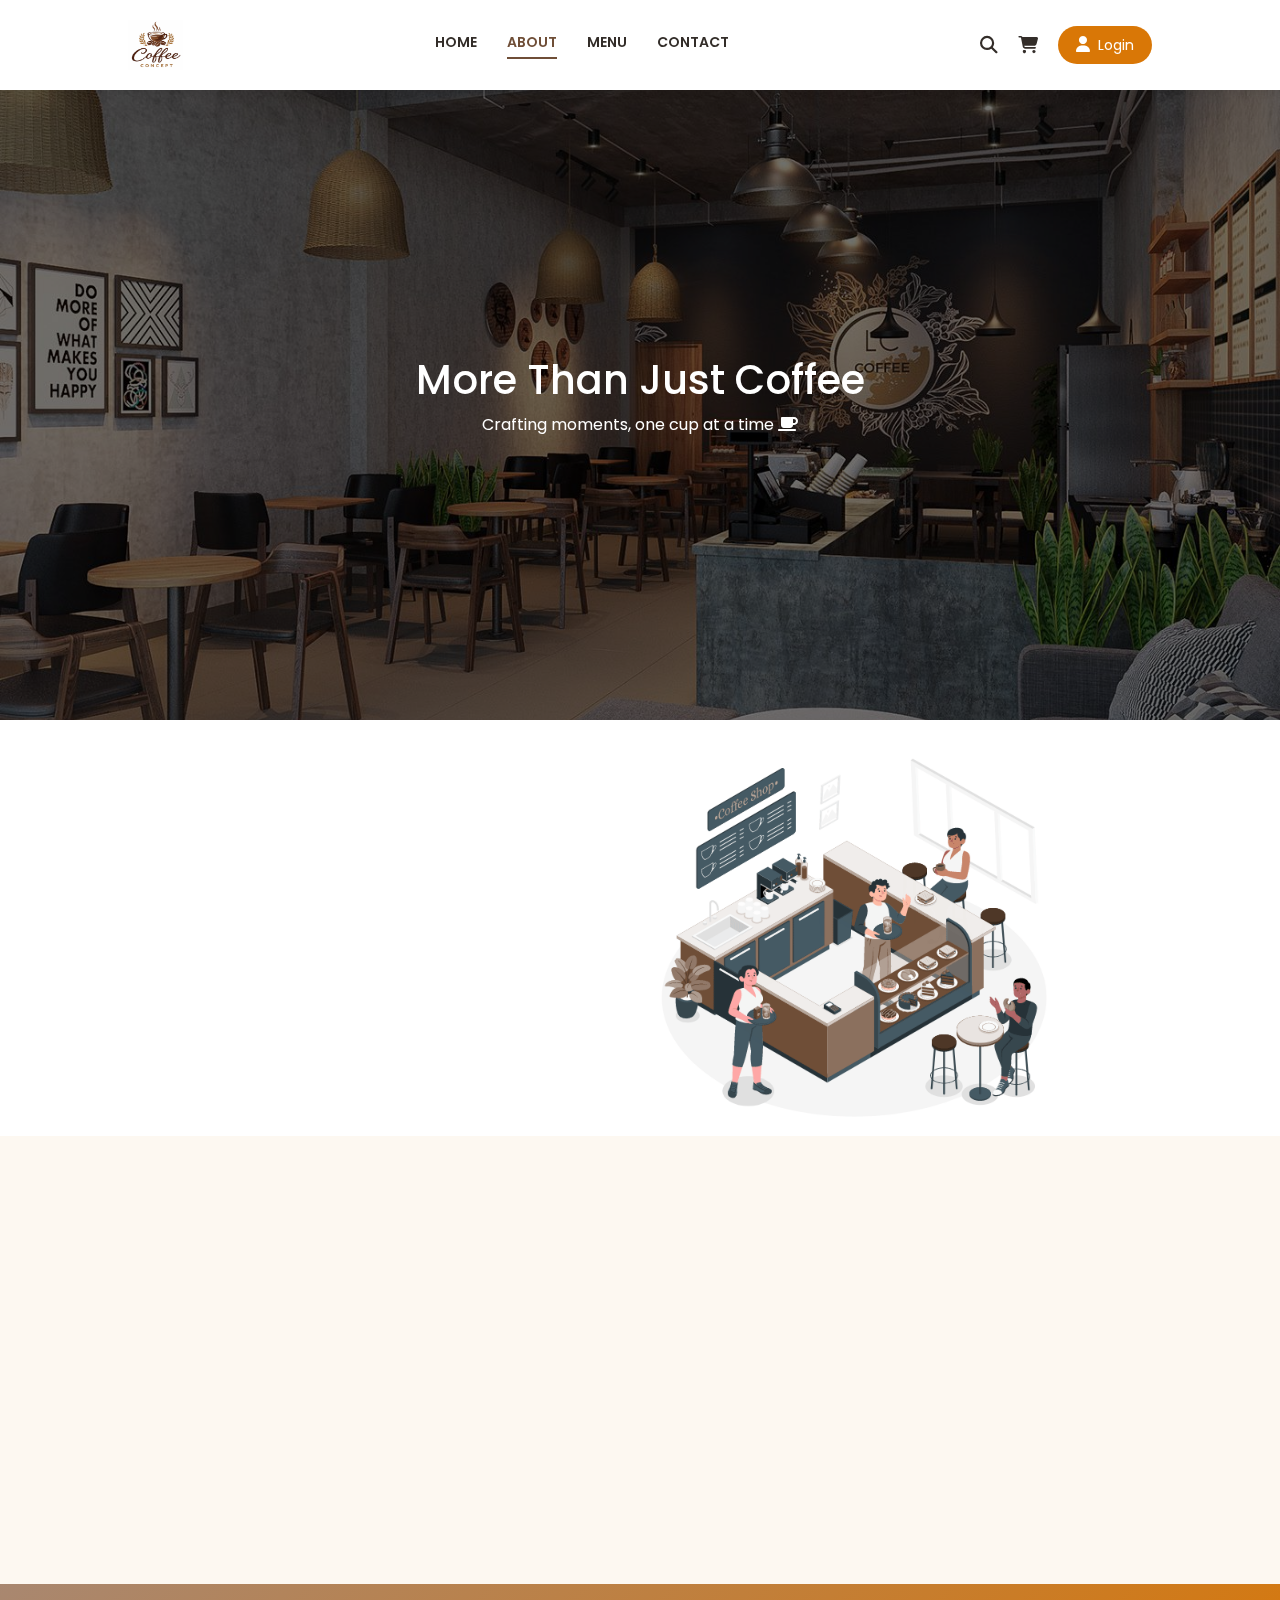
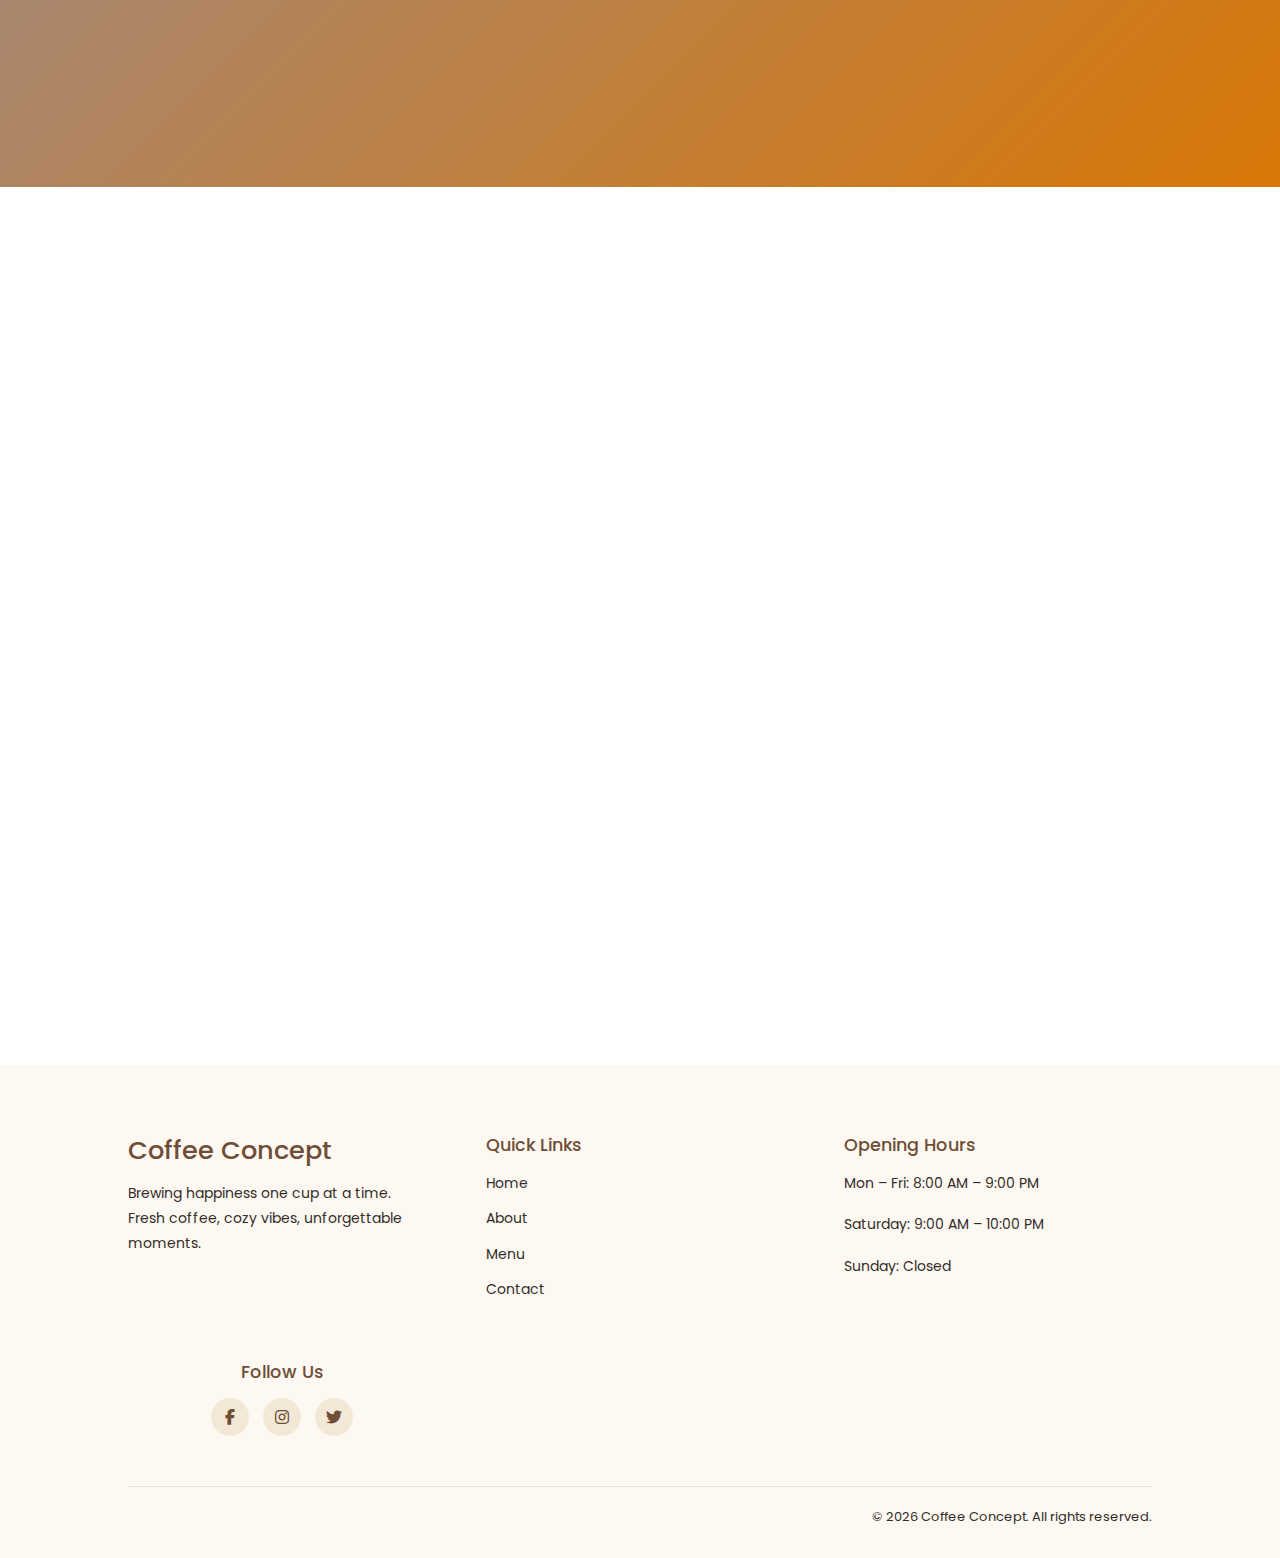
<file: about.html>
<!DOCTYPE html>
<html lang="en">

<head>
    <meta charset="UTF-8">
    <title>About Us | Coffee Concept</title>
    <meta name="viewport" content="width=device-width, initial-scale=1.0">

    <link rel="stylesheet" href="../bootstrap/css/bootstrap.min.css">
    <link rel="stylesheet" href="https://cdnjs.cloudflare.com/ajax/libs/font-awesome/6.4.0/css/all.min.css">
    <link href="https://fonts.googleapis.com/css2?family=Poppins:wght@300;400;600&display=swap" rel="stylesheet">
    <link rel="stylesheet" href="css/style.css">
    <link href="https://unpkg.com/aos@2.3.1/dist/aos.css" rel="stylesheet">
    <link rel="icon" type="image/png" href="images/logo.jpg">


</head>

<body>


    <!-- CART OVERLAY -->
    <div id="cartOverlay" class="cart-overlay" onclick="closeCart()"></div>

    <!-- CART DRAWER -->
    <div id="cartDrawer" class="cart-drawer">
        <div class="cart-header">
            <h3>Your Cart</h3>
            <button class="cart-close" onclick="closeCart()">×</button>
        </div>

        <div class="cart-items" id="cartItems"></div>

        <div class="cart-footer">
            <div class="cart-total">
                <span>Total</span>
                <strong>₹<span id="cartTotal">0.00</span></strong>
            </div>
            <button class="checkout-btn">Checkout</button>
        </div>
    </div>
    <header>
        <div class="logo">
            <a href="index.html"><img src="images/main-logo.png" alt="logo" class="logo-img"></a>

        </div></a>
        <nav class="nav-menu">
            <a href="index.html">HOME</a>
            <a href="about.html" class="active">ABOUT</a>
            <a href="menu.html">MENU</a>
            <a href="contact.html">CONTACT</a>
        </nav>


        <div class="nav-icons">
            <i class="fas fa-search"></i>
            <i class="fas fa-cart-shopping" onclick="openCart()"></i>
            <button class="login-btn"><i class="fas fa-user"></i> Login</button>
            <button class="menu-btn"><i class="fas fa-bars"></i></button>
            <button class="nav-close-btn"><i class="fas fa-times"></i></button>
        </div>
    </header>

    <!-- ===== ABOUT HERO ===== -->
    <section class="about-hero">
        <div class="about-hero-overlay"></div>
        <div class="about-hero-content" data-aos="fade-up">
            <h1>More Than Just Coffee</h1>
            <p>Crafting moments, one cup at a time <i class="fas fa-coffee"></i></p>
        </div>
    </section>

    <!-- ===== ABOUT STORY ===== -->
    <section class="about-section mt-3">
        <div class="container">
            <div class="row align-items-center gy-5">

                <div class="col-md-6" data-aos="fade-right">
                    <h2>Our Story</h2>
                    <p>
                        Coffee Concept began with a simple idea: coffee should be
                        an experience, not just a habit.
                    </p>
                    <p>
                        From ethically sourced beans to expert roasting and
                        handcrafted brewing — every detail matters.
                    </p>
                </div>

                <div class="col-md-6 about-image" data-aos="zoom-in">
                    <img src="images/Coffee shop.gif" class="img-fluid rounded-4">
                </div>

            </div>
        </div>
    </section>

    <!-- ===== WHY CHOOSE US ===== -->
    <section class="why-section">
        <div class="container">
            <h2 class="section-title text-center" data-aos="fade-up">Why Choose Us</h2>

            <div class="row g-4 mt-4">

                <div class="col-md-4" data-aos="flip-left">
                    <div class="why-card">
                        <i class="fas fa-seedling"></i>
                        <h4>Ethically Sourced</h4>
                        <p>Direct trade beans from trusted farms.</p>
                    </div>
                </div>

                <div class="col-md-4" data-aos="flip-up">
                    <div class="why-card">
                        <i class="fas fa-mug-hot"></i>
                        <h4>Expert Baristas</h4>
                        <p>Perfectly brewed by trained professionals.</p>
                    </div>
                </div>

                <div class="col-md-4" data-aos="flip-right">
                    <div class="why-card">
                        <i class="fas fa-couch"></i>
                        <h4>Cozy Atmosphere</h4>
                        <p>A space to relax, work, and connect.</p>
                    </div>
                </div>

            </div>
        </div>
    </section>

    <!-- ===== STATS ===== -->
    <section class="stats-section">
        <div class="container">
            <div class="row text-center">
                <div class="col-md-4" data-aos="fade-up">
                    <h3>50+</h3>
                    <p>Bean Varieties</p>
                </div>

                <div class="col-md-4" data-aos="fade-up" data-aos-delay="200">
                    <h3>240+</h3>
                    <p>Happy Customers Daily</p>
                </div>

                <div class="col-md-4" data-aos="fade-up" data-aos-delay="400">
                    <h3>12</h3>
                    <p>Awards Won</p>
                </div>

            </div>
        </div>
    </section>

    <!-- ===== TEAM ===== -->
    <section class="team-section">
        <div class="container">
            <h2 class="section-title text-center" data-aos="fade-up">Meet Our Baristas</h2>

            <div class="row g-4 mt-4">

                <div class="col-md-4" data-aos="zoom-in">
                    <div class="team-card">
                        <img src="images/chef-1.webp">
                        <h4>Emma Stone</h4>
                        <p>Head Barista</p>
                    </div>
                </div>

                <div class="col-md-4" data-aos="zoom-in" data-aos-delay="150">
                    <div class="team-card">
                        <img src="images/chef-2.png">
                        <h4>Liam Brown</h4>
                        <p>Coffee Specialist</p>
                    </div>
                </div>

                <div class="col-md-4" data-aos="zoom-in" data-aos-delay="300">
                    <div class="team-card">
                        <img src="images/chef-3.jpg">
                        <h4>Sophia Lee</h4>
                        <p>Latte Artist</p>
                    </div>
                </div>

            </div>
        </div>
    </section>

    <!-- ===== CTA ===== -->
    <section class="about-cta" data-aos="fade-up">
        <h2>Come for the Coffee, Stay for the Concept</h2>
        <div class="d-flex justify-content-center">
            <a href="menu.html" class="btn-view" style="background-color: #d97706;">
                <p class="text-white">View Full Menu <i class="fa-solid fa-arrow-right"></i></p>
            </a>
        </div>
    </section>

    <footer class="footer">
        <div class="footer-container">

            <div class="footer-brand">
                <h2>Coffee Concept</h2>
                <p>
                    Brewing happiness one cup at a time.<br>
                    Fresh coffee, cozy vibes, unforgettable moments.
                </p>
            </div>

            <div class="footer-links">
                <h3>Quick Links</h3>
                <a href="index.html">Home</a>
                <a href="about.html">About</a>
                <a href="menu.html">Menu</a>
                <a href="contact.html">Contact</a>
            </div>

            <div class="footer-hours">
                <h3>Opening Hours</h3>
                <p>Mon – Fri: 8:00 AM – 9:00 PM</p>
                <p>Saturday: 9:00 AM – 10:00 PM</p>
                <p>Sunday: Closed</p>
            </div>

            <div class="footer-social text-center">
                <h3>Follow Us</h3>
                <div class="social-icons">
                    <a href="#"><i class="fab fa-facebook-f"></i></a>
                    <a href="#"><i class="fab fa-instagram"></i></a>
                    <a href="#"><i class="fab fa-twitter"></i></a>
                </div>
            </div>

        </div>

        <div class="footer-bottom">
            <span>© 2026 Coffee Concept. All rights reserved.</span>
        </div>
    </footer>


    <script>
        const menuBtn = document.querySelector('.menu-btn');
        const closeBtn = document.querySelector('.nav-close-btn');
        const navMenu = document.querySelector('.nav-menu');
        const navIcons = document.querySelector('.nav-icons');

        menuBtn.addEventListener('click', () => {
            navMenu.classList.add('active');
            navIcons.classList.add('menu-open');
        });

        closeBtn.addEventListener('click', () => {
            navMenu.classList.remove('active');
            navIcons.classList.remove('menu-open');
        });
    </script>
    <script src="https://unpkg.com/aos@2.3.1/dist/aos.js"></script>
    <script>
        AOS.init({
            duration: 1000,
            once: true
        });
    </script>
    <script>
        let cart = JSON.parse(localStorage.getItem("cart")) || [];

        function openCart() {
            document.getElementById("cartDrawer").classList.add("active");
            document.getElementById("cartOverlay").classList.add("active");
            renderCart();
        }

        function closeCart() {
            document.getElementById("cartDrawer").classList.remove("active");
            document.getElementById("cartOverlay").classList.remove("active");
        }

        function addToCart(name, price, image) {
            let item = cart.find(i => i.name === name);
            if (item) {
                item.qty += 1;
            } else {
                cart.push({ name, price, image, qty: 1 });
            }
            localStorage.setItem("cart", JSON.stringify(cart));
        }

        function renderCart() {
            const container = document.getElementById("cartItems");
            let total = 0;
            container.innerHTML = "";

            cart.forEach((item, index) => {
                total += item.price * item.qty;

                container.innerHTML += `
    <div class="cart-item">
        <img src="${item.image}">
        <div class="cart-item-info">
            <h5>${item.name}</h5>
            <span>₹${item.price}</span>
            <div class="cart-qty">
                <button onclick="changeQty(${index}, -1)">−</button>
                <span>${item.qty}</span>
                <button onclick="changeQty(${index}, 1)">+</button>
            </div>
        </div>
    </div>
`;

            });

            document.getElementById("cartTotal").innerText = total.toFixed(2);
        }

        function changeQty(index, change) {
            cart[index].qty += change;
            if (cart[index].qty <= 0) cart.splice(index, 1);
            localStorage.setItem("cart", JSON.stringify(cart));
            renderCart();
        }
    </script>

</body>

</html>
</file>
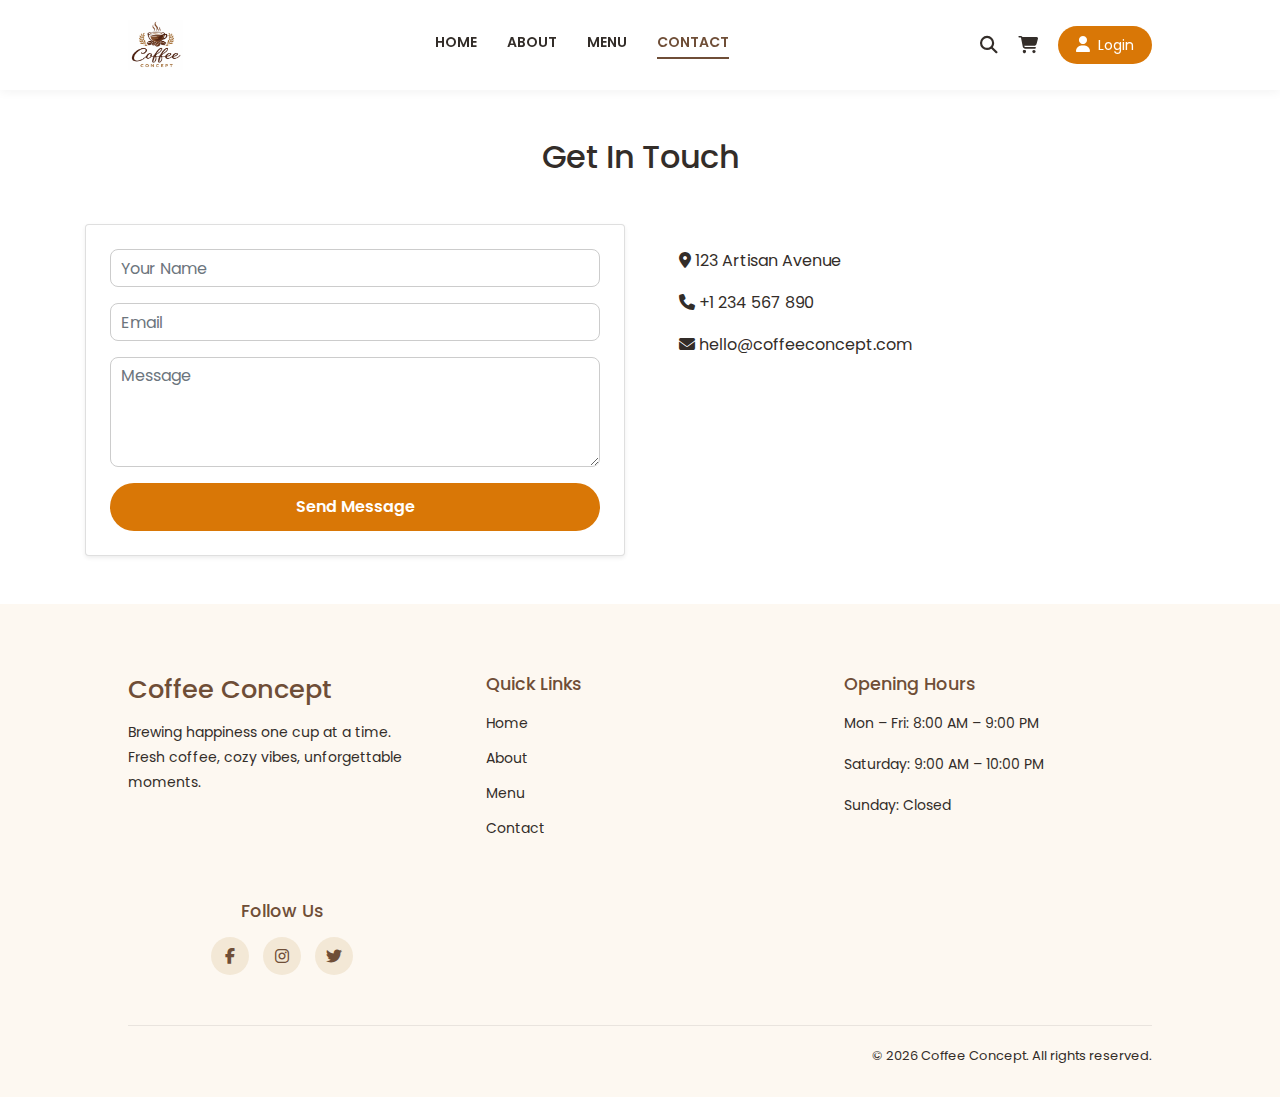
<file: contact.html>
<!DOCTYPE html>
<html lang="en">

<head>
    <meta charset="UTF-8">
    <title>Contact Us | Coffee Concept</title>
    <meta name="viewport" content="width=device-width, initial-scale=1">

    <link rel="stylesheet" href="../bootstrap/css/bootstrap.min.css">
    <link rel="stylesheet" href="https://cdnjs.cloudflare.com/ajax/libs/font-awesome/6.4.0/css/all.min.css">
    <link href="https://fonts.googleapis.com/css2?family=Poppins:wght@300;400;600&display=swap" rel="stylesheet">
    <link rel="stylesheet" href="css/style.css">
    <link rel="icon" type="image/png" href="images/logo.jpg">

</head>

<body>


    <!-- CART OVERLAY -->
    <div id="cartOverlay" class="cart-overlay" onclick="closeCart()"></div>

    <!-- CART DRAWER -->
    <div id="cartDrawer" class="cart-drawer">
        <div class="cart-header">
            <h3>Your Cart</h3>
            <button class="cart-close" onclick="closeCart()">×</button>
        </div>

        <div class="cart-items" id="cartItems"></div>

        <div class="cart-footer">
            <div class="cart-total">
                <span>Total</span>
                <strong>₹<span id="cartTotal">0.00</span></strong>
            </div>
            <button class="checkout-btn">Checkout</button>
        </div>
    </div>
    <header>
        <div class="logo">
            <a href="index.html"><img src="images/main-logo.png" alt="logo" class="logo-img"></a>

        </div></a>
        <nav class="nav-menu">
            <a href="index.html">HOME</a>
            <a href="about.html">ABOUT</a>
            <a href="menu.html">MENU</a>
            <a href="contact.html" class="active">CONTACT</a>
        </nav>


        <div class="nav-icons">
            <i class="fas fa-search"></i>
            <i class="fas fa-cart-shopping" onclick="openCart()"></i>
            <button class="login-btn"><i class="fas fa-user"></i> Login</button>
            <button class="menu-btn"><i class="fas fa-bars"></i></button>
            <button class="nav-close-btn"><i class="fas fa-times"></i></button>
        </div>
    </header>

    <section class="py-5">
        <div class="container">
            <h2 class="text-center mb-5">Get In Touch</h2>

            <div class="row g-4">
                <div class="col-md-6">
                    <form class="card p-4 shadow-sm">
                        <input class="form-control mb-3" placeholder="Your Name">
                        <input class="form-control mb-3" placeholder="Email">
                        <textarea class="form-control mb-3" rows="4" placeholder="Message"></textarea>
                        <button class="btn btn-warning">Send Message</button>
                    </form>
                </div>

                <div class="col-md-6">
                    <div class="p-4">
                        <p><i class="fas fa-map-marker-alt"></i> 123 Artisan Avenue</p>
                        <p><i class="fas fa-phone"></i> +1 234 567 890</p>
                        <p><i class="fas fa-envelope"></i> hello@coffeeconcept.com</p>
                    </div>
                </div>
            </div>
        </div>
    </section>
 <footer class="footer">
        <div class="footer-container">

            <div class="footer-brand">
                <h2>Coffee Concept</h2>
                <p>
                    Brewing happiness one cup at a time.<br>
                    Fresh coffee, cozy vibes, unforgettable moments.
                </p>
            </div>

            <div class="footer-links">
                <h3>Quick Links</h3>
                <a href="index.html">Home</a>
                <a href="about.html">About</a>
                <a href="menu.html">Menu</a>
                <a href="contact.html">Contact</a>
            </div>

            <div class="footer-hours">
                <h3>Opening Hours</h3>
                <p>Mon – Fri: 8:00 AM – 9:00 PM</p>
                <p>Saturday: 9:00 AM – 10:00 PM</p>
                <p>Sunday: Closed</p>
            </div>

            <div class="footer-social text-center">
                <h3>Follow Us</h3>
                <div class="social-icons">
                    <a href="#"><i class="fab fa-facebook-f"></i></a>
                    <a href="#"><i class="fab fa-instagram"></i></a>
                    <a href="#"><i class="fab fa-twitter"></i></a>
                </div>
            </div>

        </div>

        <div class="footer-bottom">
            <span>© 2026 Coffee Concept. All rights reserved.</span>
        </div>
    </footer>


    <script>
        const menuBtn = document.querySelector('.menu-btn');
        const closeBtn = document.querySelector('.nav-close-btn');
        const navMenu = document.querySelector('.nav-menu');
        const navIcons = document.querySelector('.nav-icons');

        menuBtn.addEventListener('click', () => {
            navMenu.classList.add('active');
            navIcons.classList.add('menu-open');
        });

        closeBtn.addEventListener('click', () => {
            navMenu.classList.remove('active');
            navIcons.classList.remove('menu-open');
        });
    </script>
    <script src="https://unpkg.com/aos@2.3.1/dist/aos.js"></script>
    <script>
        AOS.init({
            duration: 1000,
            once: true
        });
    </script>
    <script>
        let cart = JSON.parse(localStorage.getItem("cart")) || [];

        function openCart() {
            document.getElementById("cartDrawer").classList.add("active");
            document.getElementById("cartOverlay").classList.add("active");
            renderCart();
        }

        function closeCart() {
            document.getElementById("cartDrawer").classList.remove("active");
            document.getElementById("cartOverlay").classList.remove("active");
        }

        function addToCart(name, price, image) {
            let item = cart.find(i => i.name === name);
            if (item) {
                item.qty += 1;
            } else {
                cart.push({ name, price, image, qty: 1 });
            }
            localStorage.setItem("cart", JSON.stringify(cart));
        }

        function renderCart() {
            const container = document.getElementById("cartItems");
            let total = 0;
            container.innerHTML = "";

            cart.forEach((item, index) => {
                total += item.price * item.qty;

                container.innerHTML += `
    <div class="cart-item">
        <img src="${item.image}">
        <div class="cart-item-info">
            <h5>${item.name}</h5>
            <span>₹${item.price}</span>
            <div class="cart-qty">
                <button onclick="changeQty(${index}, -1)">−</button>
                <span>${item.qty}</span>
                <button onclick="changeQty(${index}, 1)">+</button>
            </div>
        </div>
    </div>
`;

            });

            document.getElementById("cartTotal").innerText = total.toFixed(2);
        }

        function changeQty(index, change) {
            cart[index].qty += change;
            if (cart[index].qty <= 0) cart.splice(index, 1);
            localStorage.setItem("cart", JSON.stringify(cart));
            renderCart();
        }
    </script>

</body>

</html>
</file>
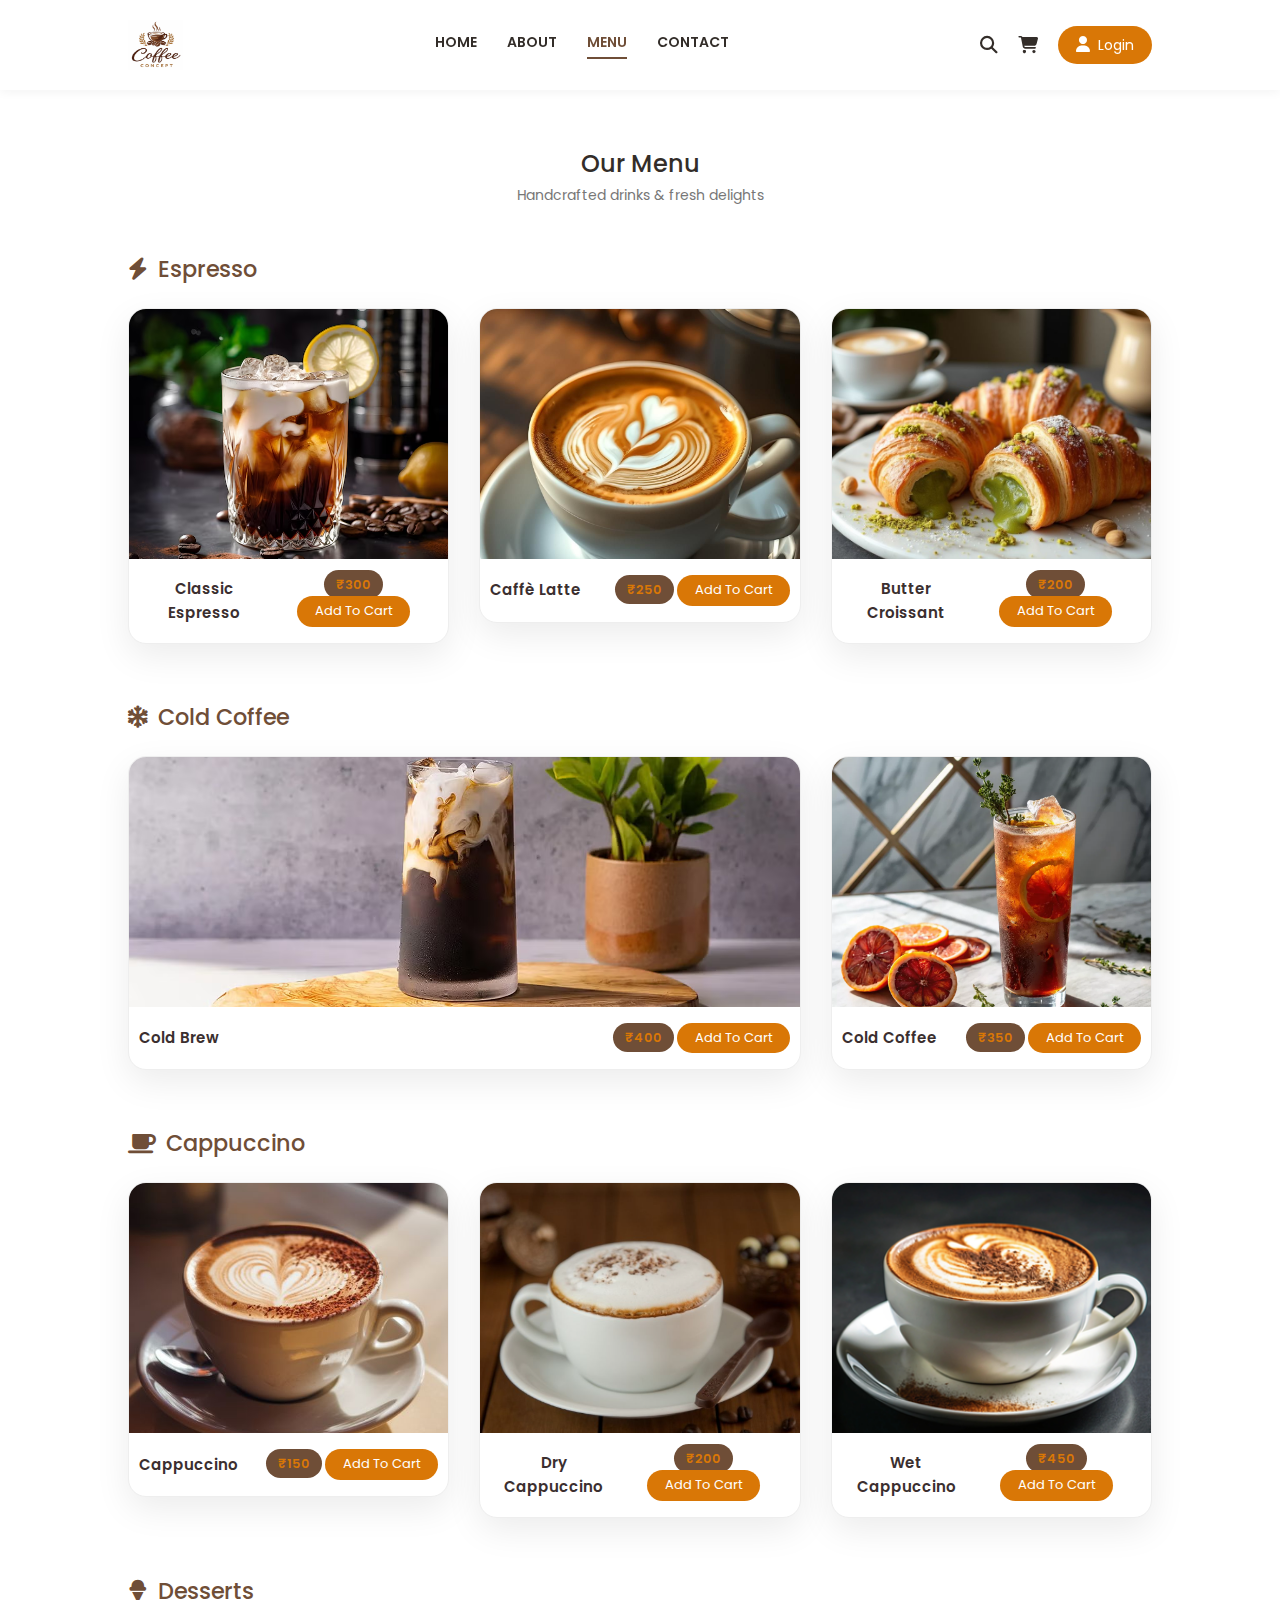
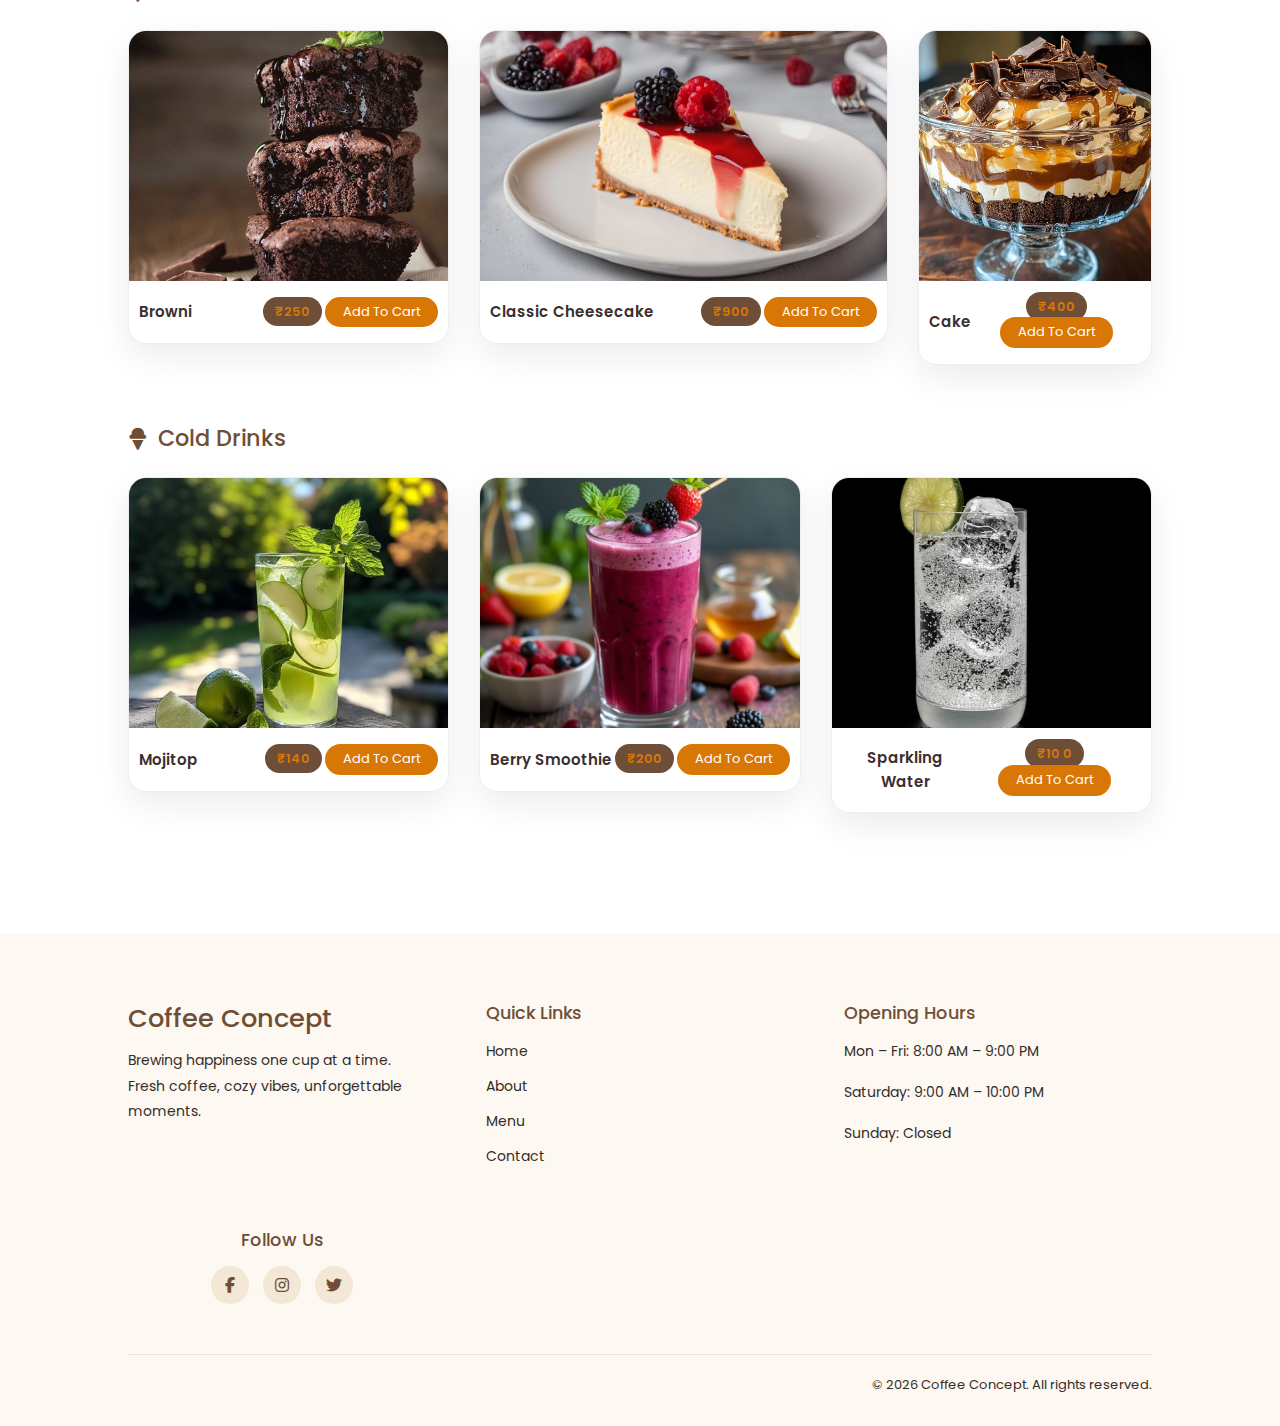
<file: menu.html>
<!DOCTYPE html>
<html lang="en">

<head>
    <meta charset="UTF-8">
    <meta name="viewport" content="width=device-width, initial-scale=1.0">
    <title>Concept Coffee Shop</title>

    <link rel="stylesheet" href="../bootstrap/css/bootstrap.min.css">
    <script src="../bootstrap/js/bootstrap.bundle.min.js"></script>

    <link rel="stylesheet" href="https://cdnjs.cloudflare.com/ajax/libs/font-awesome/6.4.0/css/all.min.css">
    <link href="https://fonts.googleapis.com/css2?family=Poppins:wght@300;400;600&display=swap" rel="stylesheet">

    <link rel="stylesheet" href="css/style.css">
    <link href="https://unpkg.com/aos@2.3.1/dist/aos.css" rel="stylesheet">
    <link rel="icon" type="image/png" href="images/logo.jpg">


</head>

<body>


    <!-- CART OVERLAY -->
    <div id="cartOverlay" class="cart-overlay" onclick="closeCart()"></div>

    <!-- CART DRAWER -->
    <div id="cartDrawer" class="cart-drawer">
        <div class="cart-header">
            <h3>Your Cart</h3>
            <button class="cart-close" onclick="closeCart()">×</button>
        </div>

        <div class="cart-items" id="cartItems"></div>

        <div class="cart-footer">
            <div class="cart-total">
                <span>Total</span>
                <strong>₹<span id="cartTotal">000</span></strong>
            </div>
            <button class="checkout-btn">Checkout</button>
        </div>
    </div>
    <header>
        <div class="logo">
            <a href="index.html"><img src="images/main-logo.png" alt="logo" class="logo-img"></a>

        </div></a>
        <nav class="nav-menu">
            <a href="index.html">HOME</a>
            <a href="about.html">ABOUT</a>
            <a href="menu.html" class="active">MENU</a>
            <a href="contact.html">CONTACT</a>
        </nav>


        <div class="nav-icons">
            <i class="fas fa-search"></i>
            <i class="fas fa-cart-shopping" onclick="openCart()"></i>
            <button class="login-btn"><i class="fas fa-user"></i> Login</button>
            <button class="menu-btn"><i class="fas fa-bars"></i></button>
            <button class="nav-close-btn"><i class="fas fa-times"></i></button>
        </div>
    </header>

    <section class="section-padding menu-section">
        <h2 class="section-title" style="margin-bottom: 5px;">Our Menu</h2>
        <p class="section-subtitle">Handcrafted drinks & fresh delights</p>

        <!-- Espresso -->
        <div class="menu-category">
            <h3><i class="fas fa-bolt"></i> Espresso</h3>

            <div class="row">
                <div class="col-md-4">
                    <div class="item-card">
                        <img src="images/Classic Espresso.avif" alt="Espresso">
                        <div class="item-info">
                            <p>Classic Espresso</p>
                            <div>
                                <span class="price">₹300</span>
                                <button class="add-cart">Add To Cart</button>
                            </div>
                        </div>
                    </div>
                </div>
                <div class="col-md-4">
                    <div class="item-card">
                        <img src="images/latte-1.jpg" alt="Latte">
                        <div class="item-info">
                            <p>Caffè Latte</p>
                            <div>
                                <span class="price">₹250</span>
                                <button class="add-cart">Add To Cart</button>
                            </div>
                        </div>
                    </div>
                </div>
                <div class="col-md-4">
                    <div class="item-card">
                        <img src="images/Butter Croissant.jpg" alt="Latte">
                        <div class="item-info">
                            <p>Butter Croissant</p>
                            <div>
                                <span class="price">₹200</span>
                                <button class="add-cart">Add To Cart</button>
                            </div>
                        </div>
                    </div>
                </div>

            </div>
        </div>

        <!-- Cold Coffee -->
        <div class="menu-category">
            <h3><i class="fas fa-snowflake"></i> Cold Coffee</h3>

            <div class="row">
                <div class="col-md-8">
                    <div class="item-card">
                        <img src="images/cold-coffee-2.avif" alt="Cold Brew">
                        <div class="item-info">
                            <p>Cold Brew</p>
                            <div>
                                <span class="price">₹400</span>
                                <button class="add-cart">Add To Cart</button>
                            </div>
                        </div>
                    </div>
                </div>
                <div class="col-md-4">
                    <div class="item-card">
                        <img src="images/Cold Brew Tonic" alt="Cold Coffee">
                        <div class="item-info">
                            <p>Cold Coffee</p>
                            <div>
                                <span class="price">₹350</span>
                                <button class="add-cart">Add To Cart</button>
                            </div>
                        </div>
                    </div>
                </div>
            </div>
        </div>

        <!-- Cappuccino -->
        <div class="menu-category">
            <h3><i class="fas fa-mug-saucer"></i> Cappuccino</h3>

            <div class="row">
                <div class="col-md-4">
                    <div class="item-card">
                        <img src="images/Classic Cappuccino.jpg" alt="Cappuccino">
                        <div class="item-info">
                            <p>Cappuccino</p>
                            <div>
                                <span class="price">₹150</span>
                                <button class="add-cart">Add To Cart</button>
                            </div>
                        </div>
                    </div>
                </div>
                <div class="col-md-4">
                    <div class="item-card">
                        <img src="images/Dry Cappuccino.gif" alt="Dry Cappuccino">
                        <div class="item-info">
                            <p>Dry Cappuccino</p>
                            <div>
                                <span class="price">₹200</span>
                                <button class="add-cart">Add To Cart</button>
                            </div>
                        </div>
                    </div>
                </div>
                <div class="col-md-4">
                    <div class="item-card">
                        <img src="images/Wet Cappuccino.jpg" alt="Wet Cappuccino">
                        <div class="item-info">
                            <p>Wet Cappuccino</p>
                            <div>
                                <span class="price">₹450</span>
                                <button class="add-cart">Add To Cart</button>
                            </div>
                        </div>
                    </div>
                </div>
            </div>
        </div>

        <!-- Desserts -->
        <div class="menu-category">
            <h3><i class="fas fa-ice-cream"></i> Desserts</h3>

            <div class="row">
                <div class="col-md-4">
                    <div class="item-card">
                        <img src="images/Brownies.jpg" alt="Brownies">
                        <div class="item-info">
                            <p>Browni</p>
                            <div>
                                <span class="price">₹250</span>
                                <button class="add-cart">Add To Cart</button>
                            </div>
                        </div>
                    </div>
                </div>
                <div class="col-md-5">
                    <div class="item-card">
                        <img src="images/Classic Cheesecake.webp" alt="Classic Cheesecake">
                        <div class="item-info">
                            <p>Classic Cheesecake</p>
                            <div>
                                <span class="price">₹900</span>
                                <button class="add-cart">Add To Cart</button>
                            </div>
                        </div>
                    </div>
                </div>
                <div class="col-md-3">
                    <div class="item-card">
                        <img src="images/cake.jpg" alt="Cake">
                        <div class="item-info">
                            <p>Cake</p>
                            <div>
                                <span class="price">₹400</span>
                                <button class="add-cart">Add To Cart</button>
                            </div>
                        </div>
                    </div>
                </div>
            </div>
        </div>

        <!-- Cold Drinks -->
        <div class="menu-category">
            <h3><i class="fas fa-ice-cream"></i> Cold Drinks</h3>

            <div class="row">
                <div class="col-md-4">
                    <div class="item-card">
                        <img src="images/mojito.jpg" alt="Mojito">
                        <div class="item-info">
                            <p>Mojitop</p>
                            <div>
                                <span class="price">₹140</span>
                                <button class="add-cart">Add To Cart</button>
                            </div>
                        </div>
                    </div>
                </div>
                <div class="col-md-4">
                    <div class="item-card">
                        <img src="images/Berry Blast Smoothie.jpg" alt="Berry Blast Smoothie">
                        <div class="item-info">
                            <p>Berry Smoothie</p>
                            <div>
                                <span class="price">₹200</span>
                                <button class="add-cart">Add To Cart</button>
                            </div>
                        </div>
                    </div>
                </div>
                <div class="col-md-4">
                    <div class="item-card">
                        <img src="images/Sparkling Water.jpg" alt="Sparkling Water">
                        <div class="item-info">
                            <p>Sparkling Water</p>
                            <div>
                                <span class="price">₹10 0</span>
                                <button class="add-cart">Add To Cart</button>
                            </div>
                        </div>
                    </div>
                </div>
            </div>
        </div>

    </section>

    <footer class="footer">
        <div class="footer-container">

            <div class="footer-brand">
                <h2>Coffee Concept</h2>
                <p>
                    Brewing happiness one cup at a time.<br>
                    Fresh coffee, cozy vibes, unforgettable moments.
                </p>
            </div>

            <div class="footer-links">
                <h3>Quick Links</h3>
                <a href="index.html">Home</a>
                <a href="about.html">About</a>
                <a href="menu.html">Menu</a>
                <a href="contact.html">Contact</a>
            </div>

            <div class="footer-hours">
                <h3>Opening Hours</h3>
                <p>Mon – Fri: 8:00 AM – 9:00 PM</p>
                <p>Saturday: 9:00 AM – 10:00 PM</p>
                <p>Sunday: Closed</p>
            </div>

            <div class="footer-social text-center">
                <h3>Follow Us</h3>
                <div class="social-icons">
                    <a href="#"><i class="fab fa-facebook-f"></i></a>
                    <a href="#"><i class="fab fa-instagram"></i></a>
                    <a href="#"><i class="fab fa-twitter"></i></a>
                </div>
            </div>

        </div>

        <div class="footer-bottom">
            <span>© 2026 Coffee Concept. All rights reserved.</span>
        </div>
    </footer>


    <script>
        const menuBtn = document.querySelector('.menu-btn');
        const closeBtn = document.querySelector('.nav-close-btn');
        const navMenu = document.querySelector('.nav-menu');
        const navIcons = document.querySelector('.nav-icons');

        menuBtn.addEventListener('click', () => {
            navMenu.classList.add('active');
            navIcons.classList.add('menu-open');
        });

        closeBtn.addEventListener('click', () => {
            navMenu.classList.remove('active');
            navIcons.classList.remove('menu-open');
        });
    </script>
    <script src="https://unpkg.com/aos@2.3.1/dist/aos.js"></script>
    <script>
        AOS.init({
            duration: 1000,
            once: true
        });
    </script>
    <script>
        let cart = JSON.parse(localStorage.getItem("cart")) || [];

        function openCart() {
            document.getElementById("cartDrawer").classList.add("active");
            document.getElementById("cartOverlay").classList.add("active");
            renderCart();
        }

        function closeCart() {
            document.getElementById("cartDrawer").classList.remove("active");
            document.getElementById("cartOverlay").classList.remove("active");
        }

        function addToCart(name, price, image) {
            let item = cart.find(i => i.name === name);
            if (item) {
                item.qty += 1;
            } else {
                cart.push({ name, price, image, qty: 1 });
            }
            localStorage.setItem("cart", JSON.stringify(cart));
        }

        function renderCart() {
            const container = document.getElementById("cartItems");
            let total = 0;
            container.innerHTML = "";

            cart.forEach((item, index) => {
                total += item.price * item.qty;

                container.innerHTML += `
    <div class="cart-item">
        <img src="${item.image}">
        <div class="cart-item-info">
            <h5>${item.name}</h5>
            <span>₹${item.price}</span>
            <div class="cart-qty">
                <button onclick="changeQty(${index}, -1)">−</button>
                <span>${item.qty}</span>
                <button onclick="changeQty(${index}, 1)">+</button>
            </div>
        </div>
    </div>
`;

            });

            document.getElementById("cartTotal").innerText = total.toFixed(2);
        }

        function changeQty(index, change) {
            cart[index].qty += change;
            if (cart[index].qty <= 0) cart.splice(index, 1);
            localStorage.setItem("cart", JSON.stringify(cart));
            renderCart();
        }
    </script>

</body>

</html>
</file>
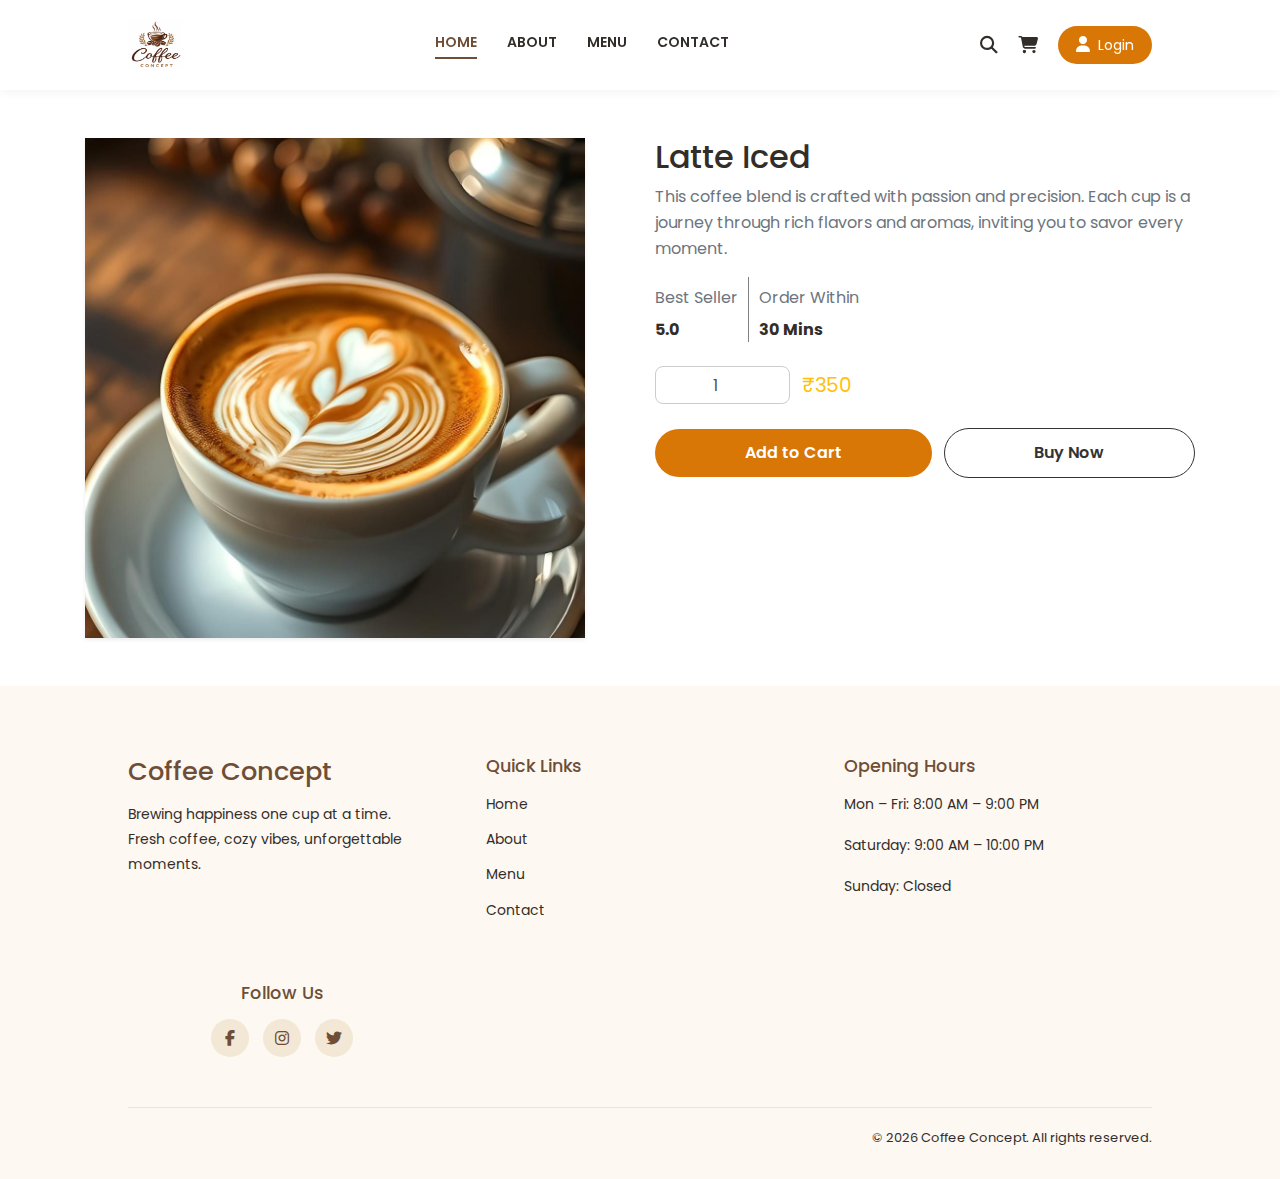
<file: product.html>
<!DOCTYPE html>
<html lang="en">

<head>
    <meta charset="UTF-8">
    <title>About US | Coffee Concept</title>
    <meta name="viewport" content="width=device-width, initial-scale=1.0">
    <link rel="icon" type="image/png" href="images/logo.jpg">

    <!-- Bootstrap -->
    <link rel="stylesheet" href="../bootstrap/css/bootstrap.min.css">

    <!-- Font Awesome -->
    <link rel="stylesheet" href="https://cdnjs.cloudflare.com/ajax/libs/font-awesome/6.4.0/css/all.min.css">

    <!-- Google Fonts -->
    <link href="https://fonts.googleapis.com/css2?family=Poppins:wght@300;400;600&display=swap" rel="stylesheet">

    <!-- Main CSS -->
    <link rel="stylesheet" href="css/style.css">
</head>

<body>

    <!-- CART OVERLAY -->
    <div id="cartOverlay" class="cart-overlay" onclick="closeCart()"></div>

    <!-- CART DRAWER -->
    <div id="cartDrawer" class="cart-drawer">
        <div class="cart-header">
            <h3>Your Cart</h3>
            <button class="cart-close" onclick="closeCart()">×</button>
        </div>

        <div class="cart-items" id="cartItems"></div>

        <div class="cart-footer">
            <div class="cart-total">
                <span>Total</span>
                <strong>₹<span id="cartTotal">0.00</span></strong>
            </div>
            <button class="checkout-btn">Checkout</button>
        </div>
    </div>
    <header>
        <div class="logo">
            <a href="index.html"><img src="images/main-logo.png" alt="logo" class="logo-img"></a>

        </div></a>
        <nav class="nav-menu">
            <a href="index.html" class="active">HOME</a>
            <a href="about.html">ABOUT</a>
            <a href="menu.html">MENU</a>
            <a href="contact.html">CONTACT</a>
        </nav>


        <div class="nav-icons">
            <i class="fas fa-search"></i>
            <i class="fas fa-cart-shopping" onclick="openCart()"></i>
            <button class="login-btn"><i class="fas fa-user"></i> Login</button>
            <button class="menu-btn"><i class="fas fa-bars"></i></button>
            <button class="nav-close-btn"><i class="fas fa-times"></i></button>
        </div>
    </header>

    <!-- PRODUCT SINGLE PAGE -->
    <section class="product-single py-5">
        <div class="container">
            <div class="row g-5">

                <!-- LEFT: PRODUCT IMAGE -->
                <div class="col-md-6">
                    <img src="images/latte-1.jpg" alt="Brewed Coffee"
                        class="img-fluid rounded-4 shadow-sm product-image">
                </div>

                <!-- RIGHT: PRODUCT DETAILS -->
                <div class="col-md-6">
                    <h2 class="mb-2">Latte Iced</h2>

                    <p class="text-muted mb-3">
                        This coffee blend is crafted with passion and precision. Each cup is a journey through rich
                        flavors and aromas, inviting you to savor every moment.
                    </p>
                    <div class="d-flex">
                        <div>
                            <p style="margin-bottom: 6px; color: #6c757d;">Best Seller</p><b>5.0</b>
                        </div>
                        <div style="height: 65px; background-color: gray; width: 1px; margin: 0px 10px 8px ; "></div>
                        <div>
                            <p style="margin-bottom: 6px; color: #6c757d;">Order Within</p><b>30 Mins</b>
                        </div>
                    </div>

                    <!-- PRICE & QUANTITY -->
                    <div class="d-flex align-items-center gap-3 mb-4 mt-3">
                        <input type="number" id="qty" value="1" min="1" class="form-control w-25 text-center">
                        <span class="fs-4 text-warning">₹350</span>
                    </div>

                    <!-- BUTTONS -->
                    <div class="d-flex gap-3">
                        <button class="btn btn-warning flex-fill add-cart-btn"
                            onclick="addToCart('Brewed to Perfection',350,'../images/latte.jpg')">
                            Add to Cart
                        </button>
                        <button class="btn btn-outline-dark flex-fill">Buy Now</button>
                    </div>
                </div>

            </div>
        </div>
    </section>

    <footer class="footer">
        <div class="footer-container">

            <div class="footer-brand">
                <h2>Coffee Concept</h2>
                <p>
                    Brewing happiness one cup at a time.<br>
                    Fresh coffee, cozy vibes, unforgettable moments.
                </p>
            </div>

            <div class="footer-links">
                <h3>Quick Links</h3>
                <a href="index.html">Home</a>
                <a href="about.html">About</a>
                <a href="menu.html">Menu</a>
                <a href="contact.html">Contact</a>
            </div>

            <div class="footer-hours">
                <h3>Opening Hours</h3>
                <p>Mon – Fri: 8:00 AM – 9:00 PM</p>
                <p>Saturday: 9:00 AM – 10:00 PM</p>
                <p>Sunday: Closed</p>
            </div>

            <div class="footer-social text-center">
                <h3>Follow Us</h3>
                <div class="social-icons">
                    <a href="#"><i class="fab fa-facebook-f"></i></a>
                    <a href="#"><i class="fab fa-instagram"></i></a>
                    <a href="#"><i class="fab fa-twitter"></i></a>
                </div>
            </div>

        </div>

        <div class="footer-bottom">
            <span>© 2026 Coffee Concept. All rights reserved.</span>
        </div>
    </footer>


    <script>
        const menuBtn = document.querySelector('.menu-btn');
        const closeBtn = document.querySelector('.nav-close-btn');
        const navMenu = document.querySelector('.nav-menu');
        const navIcons = document.querySelector('.nav-icons');

        menuBtn.addEventListener('click', () => {
            navMenu.classList.add('active');
            navIcons.classList.add('menu-open');
        });

        closeBtn.addEventListener('click', () => {
            navMenu.classList.remove('active');
            navIcons.classList.remove('menu-open');
        });
    </script>
    <script src="https://unpkg.com/aos@2.3.1/dist/aos.js"></script>
    <script>
        AOS.init({
            duration: 1000,
            once: true
        });
    </script>
    <script>
        let cart = JSON.parse(localStorage.getItem("cart")) || [];

        function openCart() {
            document.getElementById("cartDrawer").classList.add("active");
            document.getElementById("cartOverlay").classList.add("active");
            renderCart();
        }

        function closeCart() {
            document.getElementById("cartDrawer").classList.remove("active");
            document.getElementById("cartOverlay").classList.remove("active");
        }

        function addToCart(name, price, image) {
            let item = cart.find(i => i.name === name);
            if (item) {
                item.qty += 1;
            } else {
                cart.push({ name, price, image, qty: 1 });
            }
            localStorage.setItem("cart", JSON.stringify(cart));
        }

        function renderCart() {
            const container = document.getElementById("cartItems");
            let total = 0;
            container.innerHTML = "";

            cart.forEach((item, index) => {
                total += item.price * item.qty;

                container.innerHTML += `
    <div class="cart-item">
        <img src="${item.image}">
        <div class="cart-item-info">
            <h5>${item.name}</h5>
            <span>₹${item.price}</span>
            <div class="cart-qty">
                <button onclick="changeQty(${index}, -1)">−</button>
                <span>${item.qty}</span>
                <button onclick="changeQty(${index}, 1)">+</button>
            </div>
        </div>
    </div>
`;

            });

            document.getElementById("cartTotal").innerText = total.toFixed(2);
        }

        function changeQty(index, change) {
            cart[index].qty += change;
            if (cart[index].qty <= 0) cart.splice(index, 1);
            localStorage.setItem("cart", JSON.stringify(cart));
            renderCart();
        }
    </script>

</body>

</html>
</file>
<file: css/style.css>
:root {
    --primary-orange: #d97706;
    --light-cream: #fdf8f1;
    --card-bg: #f3e8d6;
    --text-dark: #332d29;
    --coffee-brown: #6F4E37;
    --transition-speed: 0.3s;
}
* {
    margin: 0;
    padding: 0;
    box-sizing: border-box;
}
a {
    text-decoration: none;
}

body {
    font-family: 'Poppins', sans-serif;
    background-color: #fff;
    color: var(--text-dark);
    line-height: 1.6;
}

header {
    padding: 20px 10%;
    display: flex;
    justify-content: space-between;
    align-items: center;
    background: #fff;
    box-shadow: 0 2px 10px rgba(0, 0, 0, 0.05);
    position: sticky;
    top: 0;
    z-index: 1000;
}

.logo-img {
    width: 55px;
    height: 50px;
}

.logo a {
    font-weight: 800;
    font-size: 1.2rem;
    color: var(--coffee-brown);
    cursor: pointer;
}

.logo a:hover {
    text-decoration: none;
}

nav {
    display: flex;
    align-items: center;
}

nav a {
    text-decoration: none;
    color: var(--text-dark);
    margin: 0 15px;
    font-weight: 600;
    font-size: 14px;
    position: relative;
    padding-bottom: 5px;
    transition: color var(--transition-speed) ease;
}

nav a::after {
    content: '';
    position: absolute;
    bottom: 0;
    left: 0;
    width: 0;
    height: 2px;
    background-color: var(--coffee-brown);
    transition: width var(--transition-speed) ease;
}

nav a:hover {
    color: var(--coffee-brown);
    text-decoration: none;
}

nav a:hover::after {
    width: 100%;
}

nav a.active {
    color: var(--coffee-brown);
}

nav a.active::after {
    width: 100%;
}

.nav-icons {
    display: flex;
    align-items: center;
    gap: 20px;
}

.nav-close-btn {
    position: relative;
    z-index: 1200;
}

.nav-icons i {
    cursor: pointer;
    font-size: 1.1rem;
    color: var(--text-dark);
    transition: transform var(--transition-speed), color var(--transition-speed);
}

.nav-icons i:hover {
    color: var(--coffee-brown);
    transform: translateY(-2px);
}

.login-btn {
    background: #d97706;
    color: white;
    border: none;
    padding: 8px 18px;
    border-radius: 25px;
    font-size: 14px;
    cursor: pointer;
    transition: 0.3s;
}

.login-btn:hover {
    background: #6F4E37;
}

.login-btn i {
    color: white;
    font-size: 16px;
    margin-right: 4px;
}

.login-btn i:hover {
    color: white;
    font-size: 16px;
}


/* ================= HERO ================= */

.hero {
    display: flex;
    align-items: center;
    padding: 200px 10%;
    background-image: url("https://static.vecteezy.com/system/resources/previews/023/010/450/large_2x/the-cup-of-latte-coffee-with-heart-shaped-latte-art-and-ai-generated-free-photo.jpg");
    background-repeat: no-repeat;
    background-size: cover;
    background-position: center;
    color: white;
    justify-content: flex-end;
}

.hero-content {
    width: 50%;
}

.hero-content h1 {
    font-size: 3rem;
    margin-bottom: 20px;
}

.hero-content p {
    color: #6f4e37;
    margin-bottom: 30px;
}

.search-bar {
    display: flex;
    background: #f3f3f3;
    padding: 5px;
    border-radius: 50px;
    max-width: 450px;
}

.search-bar input {
    border: none;
    background: transparent;
    padding: 10px 20px;
    flex: 1;
    outline: none;
}

.btn-find {
    background: var(--primary-orange);
    color: white;
    border: none;
    padding: 10px 30px;
    border-radius: 50px;
    cursor: pointer;
    font-weight: 600;
}

/* ================= CONTENT ================= */

.section-padding {
    padding: 60px 10%;
    text-align: center;
}

.section-title {
    margin-bottom: 40px;
    font-size: 24px;
}

.category-grid {
    display: grid;
    grid-template-columns: repeat(6, 1fr);
    gap: 20px;
    margin-bottom: 80px;
}

.cat-card {
    background-color: #E8D8C4;
    padding: 20px;
    border-radius: 15px;
    transition: transform 0.3s;
}

.cat-card img {
    width: 100px;
}

.cat-card:hover {
    transform: translateY(-5px);
}

.cat-card p {
    font-weight: 600;
    font-size: 14px;
}

/* ================= SPLIT ================= */

.main-content-split {
    display: grid;
    grid-template-columns: 1fr 2fr;
    gap: 30px;
    text-align: left;
}

.special-box {
    background: var(--card-bg);
    padding: 30px;
    border-radius: 20px;
    position: relative;
    text-align: center;
}

.badge {
    background: var(--primary-orange);
    color: white;
    padding: 10px;
    width: auto;
    height: auto;
    position: absolute;
    right: 20px;
    top: 50px;
    font-size: 12px;
}

.btn-order {
    background: var(--primary-orange);
    color: white;
    border: none;
    width: 100%;
    padding: 12px;
    border-radius: 10px;
    margin-top: 15px;
    cursor: pointer;
}

.item-card {
    border: 1px solid #eee;
    border-radius: 15px;
    overflow: hidden;
    font-size: 13px;
}

.item-card img {
    object-fit: cover;
    max-width: 100%;
    height: auto;
    display: block;
}

.item-info {
    padding: 10px;
    position: relative;
}

.price {
    font-weight: bold;
    color: var(--primary-orange);
}

/* ================= BLOG ================= */

.blog-section {
    background: var(--light-cream);
    padding: 60px 10%;
    border-radius: 10px;
}

.blog-grid {
    display: grid;
    grid-template-columns: repeat(3, 1fr);
    gap: 20px;
}

.blog-card {
    background: #fff;
    border-radius: 15px;
    overflow: hidden;
}

.blog-card img {
    width: 100%;
    height: 180px;
    object-fit: cover;
}

.blog-text {
    padding: 20px;
}

/* ================= RESPONSIVE ================= */

@media (max-width: 992px) {
    .category-grid {
        grid-template-columns: repeat(3, 1fr);
    }

    .main-content-split {
        grid-template-columns: 1fr;
    }

    .hero-content {
        width: 70%;
    }
}

/* ===== HEADER BASE ===== */
.menu-btn,
.nav-close-btn {
    background: none;
    border: none;
    font-size: 22px;
    cursor: pointer;
    color: var(--text-dark);
    display: none;
}

@media (max-width: 768px) {
    .menu-btn {
        display: block;
    }

    .nav-icons.menu-open .nav-close-btn {
        display: block;
    }


    .nav-menu {
        position: fixed;
        top: 0;
        right: -100%;
        width: 250px;
        height: 100vh;
        background: #fff;
        transition: right 0.3s ease;
        z-index: 1100;
    }

    .nav-menu.active {
        right: 0;
    }

    .nav-close-btn {
        position: relative;
        z-index: 1200;
    }

    /* Toggle buttons */
    .nav-icons.menu-open .menu-btn {
        display: none;
    }

    .nav-icons.menu-open .nav-close-btn {
        display: block;
    }

    nav {
        position: fixed;
        top: 0;
        right: -100%;
        height: 100vh;
        width: 260px;
        background: #fff;
        flex-direction: column;
        padding: 80px 30px;
        transition: 0.3s;
    }

    nav.active {
        right: 0;
    }

    nav a {
        margin: 15px 0;
        font-size: 16px;
    }

    .close-btn {
        display: block;
    }

    .hero {
        padding: 140px 6%;
    }

    .hero-content {
        width: 100%;
    }

    .category-grid {
        grid-template-columns: repeat(2, 1fr);
    }

    .popular-grid,
    .blog-grid {
        grid-template-columns: 1fr;
    }

    footer {
        flex-direction: column;
        gap: 10px;
        text-align: center;
    }
}

@media (max-width: 480px) {
    .category-grid {
        grid-template-columns: 1fr;
    }

    .hero-content h1 {
        font-size: 2rem;
    }
}

/* ===== DAILY SPECIAL ===== */
.daily-special h4 {
    margin-bottom: 15px;
}

.special-card {
    background: var(--card-bg);
    border-radius: 20px;
    padding: 25px;
    text-align: center;
    position: relative;
}

.special-card img {
    width: 80px;
    margin: 15px 0;
}

.special-card h5 {
    margin-bottom: 5px;
}

.brand {
    font-size: 12px;
    color: #777;
}

.discount-badge {
    position: absolute;
    top: 15px;
    right: 15px;
    background: var(--primary-orange);
    color: #fff;
    padding: 8px 10px;
    border-radius: 50%;
    font-size: 11px;
}

/* ===== NEW FLAVOR ===== */
.new-flavor {
    background: #111;
    color: #fff;
    border-radius: 15px;
    padding: 20px;
    margin-top: 20px;
    font-size: 13px;
}

/* ===== MENU SHOWCASE LAYOUT ===== */
.menu-showcase {
    display: grid;
    grid-template-columns: 280px 1fr;
    gap: 30px;
    margin-top: 40px;
}

/* LEFT COLUMN */
.daily-special h4 {
    margin-bottom: 15px;
}

.special-card {
    background: var(--card-bg);
    border-radius: 20px;
    padding: 25px;
    text-align: center;
    position: relative;
}

.special-card img {
    width: 90px;
    margin: 15px 0;
}

/* ===== NEW FLAVOR ===== */
.new-flavor {
    background: #111;
    color: #fff;
    border-radius: 15px;
    padding: 20px;
    margin-top: 20px;
    font-size: 13px;
}

/* ===== POPULAR ITEMS ===== */
.popular-header {
    display: flex;
    justify-content: space-between;
    align-items: center;
}

.view-all {
    font-size: 12px;
    color: var(--primary-orange);
    cursor: pointer;
}

/* GRID FIX */
.popular-grid {
    display: grid;
    grid-template-columns: repeat(3, 1fr);
    gap: 20px;
    margin-top: 20px;
}

/* ITEM CARD */
.item-card {
    background: #fff;
    border-radius: 15px;
    overflow: hidden;
    border: 1px solid #eee;
    transition: transform .3s ease;
}

.item-card:hover {
    transform: translateY(-6px);
}

.item-card img {
    width: 100%;
    height: 140px;
    object-fit: cover;
}

.item-info {
    padding: 12px;
    display: flex;
    justify-content: space-between;
    font-size: 13px;
}

.item-info span {
    color: var(--primary-orange);
    font-weight: 600;
}

/* ===== RESPONSIVE ===== */
@media (max-width: 992px) {
    .menu-showcase {
        grid-template-columns: 1fr;
    }

    .popular-grid {
        grid-template-columns: repeat(2, 1fr);
    }
}

@media (max-width: 576px) {
    .popular-grid {
        grid-template-columns: 1fr;
    }
}


.favorites-section {
    padding: 80px 10%;
    background: var(--light-cream);
    text-align: center;
    margin-top: 20px;
    border-radius: 10px;
}

.section-tag {
    color: var(--primary-orange);
    font-size: 13px;
    letter-spacing: 2px;
    margin-bottom: 10px;
}

.favorites-grid {
    margin-top: 40px;
}

.favorite-card {
    background: #fff;
    border-radius: 18px;
    overflow: hidden;
    transition: transform 0.3s;
}

.favorite-card:hover {
    transform: translateY(-8px);
}

.favorite-card img {
    width: 100%;
    height: 220px;
    object-fit: cover;
}

.favorite-info {
    padding: 20px;
    text-align: left;
}

.favorite-info h4 {
    font-size: 16px;
    margin-bottom: 8px;
}

.favorite-info p {
    font-size: 13px;
    color: #777;
}

.favorite-info span {
    font-weight: 600;
    color: var(--primary-orange);
}

.btn-view {
    margin-top: 40px;
    background: transparent;
    border: 2px solid var(--primary-orange);
    padding: 10px 25px;
    border-radius: 30px;
    cursor: pointer;
    font-weight: 600;
    color: black;
}

.btn-view:hover {
    text-decoration: none;
    color: black;
}

.btn-view p {
    padding: 0;
    margin: 0;
    transition: all ease 0.5s;
}

.btn-view p:hover {
    transform: translateX(5px);
}


/* ===== WHY ===== */
.why-section {
    background: var(--light-cream);
    padding: 80px 10%;
}

.why-grid {
    display: grid;
    grid-template-columns: repeat(3, 1fr);
    gap: 30px;
}

.why-card {
    background: #fff;
    padding: 30px;
    border-radius: 20px;
    text-align: center;
}

.why-card i {
    font-size: 30px;
    color: var(--primary-orange);
    margin-bottom: 15px;
}

/* ===== STATS ===== */
.stats-section {
    background: var(--coffee-brown);
    color: #fff;
    padding: 60px 10%;
}

.stats-grid {
    display: grid;
    grid-template-columns: repeat(3, 1fr);
    text-align: center;
}

.stats-grid h3 {
    font-size: 36px;
}

/* ===== TEAM ===== */
.team-section {
    padding: 80px 10%;
}

.team-grid {
    display: grid;
    grid-template-columns: repeat(3, 1fr);
    gap: 30px;
}

.team-card {
    text-align: center;
}

.team-card img {
    width: 100%;
    border-radius: 20px;
    margin-bottom: 15px;
}

/* ===== CTA ===== */
.about-cta {
    background: var(--primary-orange);
    color: #fff;
    text-align: center;
    padding: 60px 10%;
}

/* ===== RESPONSIVE ===== */
@media (max-width: 768px) {

    .about-grid,
    .why-grid,
    .team-grid,
    .stats-grid {
        grid-template-columns: 1fr;
    }
}

/* ===== CART OVERLAY ===== */
.cart-overlay {
    position: fixed;
    inset: 0;
    background: rgba(0, 0, 0, 0.4);
    z-index: 999;
    opacity: 0;
    visibility: hidden;
    transition: 0.3s;
}

/* ===== CART DRAWER ===== */
.cart-drawer {
    position: fixed;
    top: 0;
    right: -420px;
    width: 360px;
    height: 100vh;
    background: #fff;
    z-index: 1000;
    display: flex;
    flex-direction: column;
    transition: 0.4s ease;
    box-shadow: -10px 0 30px rgba(0, 0, 0, 0.15);
    z-index: 1300;
}

/* ACTIVE STATES */
.cart-drawer.active {
    right: 0;
}

.cart-overlay.active {
    opacity: 1;
    visibility: visible;
}

/* ===== HEADER ===== */
.cart-header {
    padding: 20px;
    border-bottom: 1px solid #eee;
    display: flex;
    justify-content: space-between;
    align-items: center;
}

.cart-close {
    background: none;
    border: none;
    font-size: 28px;
    cursor: pointer;
    color: #333;
    line-height: 1;
}

.cart-close:hover {
    color: #8b4513;
    /* coffee brown */
}


/* ===== ITEMS ===== */
.cart-items {
    flex: 1;
    overflow-y: auto;
    padding: 20px;
}

.cart-item {
    display: flex;
    align-items: center;
    margin-bottom: 15px;
}

.cart-item img {
    width: 60px;
    height: 60px;
    border-radius: 10px;
    object-fit: cover;
    margin-right: 10px;
}

.cart-item-info {
    flex: 1;
}

.cart-item-info h5 {
    font-size: 14px;
    margin-bottom: 4px;
}

.cart-item-info span {
    font-size: 13px;
    color: var(--primary-orange);
}

/* ===== QTY ===== */
.cart-qty {
    display: flex;
    align-items: center;
    gap: 8px;
}

.cart-qty button {
    width: 26px;
    height: 26px;
    border: none;
    background: var(--primary-orange);
    color: #fff;
    border-radius: 50%;
    cursor: pointer;
}

/* ===== FOOTER ===== */
.cart-footer {
    padding: 20px;
    border-top: 1px solid #eee;
}

.cart-total {
    display: flex;
    justify-content: space-between;
    margin-bottom: 15px;
}

.checkout-btn {
    width: 100%;
    background: var(--primary-orange);
    border: none;
    padding: 12px;
    border-radius: 10px;
    color: #fff;
    font-weight: 600;
    cursor: pointer;
}

/* ===== MOBILE ===== */
@media (max-width: 480px) {
    .cart-drawer {
        width: 100%;
    }
}

.product-wrapper {
    background: rgba(255, 255, 255, 0.9);
    border-radius: 25px;
    padding: 30px 35px;
    box-shadow: 0 25px 60px rgba(0, 0, 0, 0.12);
    max-width: 400px;
}

.product-image {
    height: 500px;
}

.d-flex {
    display: flex;
    align-items: center;
}

.gap-3 {
    gap: 12px;
}

.gap-4 {
    gap: 16px;
}

.mb-3 {
    margin-bottom: 16px;
}

.mb-4 {
    margin-bottom: 20px;
}

.fs-4 {
    font-size: 1.25rem;
}

.text-warning {
    color: #d97706;
}

.w-25 {
    width: 25%;
}

.form-control {
    padding: 6px 10px;
    border-radius: 8px;
    border: 1px solid #ccc;
}

.btn {
    padding: 12px 20px;
    font-weight: 600;
    border-radius: 50px;
    border: none;
    cursor: pointer;
}

.btn-warning {
    background-color: #d97706;
    color: #fff;
}

.btn-warning:hover {
    transform: scale(1.05);
    transition: all ease 0.3s;
}

.btn-outline-dark {
    border: 1px solid #333;
    background-color: transparent;
    color: #333;
}


.about-hero {
    height: 70vh;
    background: url("../images/coffee-concept.webp");
    background-position: center;
    background-size: cover;
    background-repeat: no-repeat;
    position: relative;
    display: flex;
    align-items: center;
    justify-content: center;
    color: #fff;
    object-fit: fill;
}

.about-hero-overlay {
    position: absolute;
    inset: 0;
    background: rgba(0, 0, 0, 0.55);
}

.about-hero-content {
    position: relative;
    text-align: center;
}

.why-card,
.team-card {
    background: #fff;
    padding: 30px;
    border-radius: 20px;
    text-align: center;
    box-shadow: 0 15px 40px rgba(0, 0, 0, 0.1);
    transition: transform .3s;
}

.why-card:hover,
.team-card:hover {
    transform: translateY(-10px);
}

.why-card i {
    font-size: 40px;
    color: #d97706;
    margin-bottom: 15px;
}

.team-card img {
    width: 100%;
    border-radius: 50%;
    margin-bottom: 15px;
    height: 200px;
    width: 200px;
}

.stats-section {
    background: linear-gradient(135deg, #8f6446c5, #d97706);
    color: #fff;
    padding: 60px 0;
}

.about-image img {
    height: 400px;
}

.about-cta {
    background: #111;
    color: #fff;
    padding: 80px 20px;
    text-align: center;
}

.btn-find {
    background: #d97706;
    color: #fff;
    padding: 14px 30px;
    border-radius: 50px;
    border: none;
    text-decoration: none;
    font-weight: 600;
}

/* ===== BLOG SECTION ===== */
.blog-section {
    padding: 80px 0;
    background: #fdf8f1;
}

.blog-card {
    background: #fff;
    border-radius: 20px;
    overflow: hidden;
    box-shadow: 0 20px 40px rgba(0, 0, 0, 0.08);
    transition: transform .3s, box-shadow .3s;
    height: 100%;
}

.blog-card img {
    width: 100%;
    height: 500px;
    object-fit: fill;
}

.blog-content {
    padding: 25px;
    text-align: left;
}

.blog-date {
    font-size: 13px;
    color: #d97706;
    display: inline-block;
    margin-bottom: 10px;
}

.blog-content h4 {
    font-size: 18px;
    font-weight: 600;
    margin-bottom: 10px;
}

.blog-content p {
    font-size: 14px;
    color: #666;
    margin-bottom: 15px;
}

.blog-link {
    color: #6F4E37;
    font-weight: 600;
    font-size: 14px;
    text-decoration: none;
}

.blog-link i {
    margin-left: 5px;
    transition: transform .3s;
}

.blog-link:hover i {
    transform: translateX(5px);
}

.footer {
    background: var(--light-cream);
    padding: 70px 10% 30px;
    color: var(--text-dark);
}

.footer-container {
    display: grid;
    grid-template-columns: repeat(auto-fit, minmax(220px, 1fr));
    gap: 50px;
}

/* Brand */
.footer-brand p {
    max-width: 300px;
}

/* Headings */
.footer h2 {
    color: var(--coffee-brown);
    font-size: 1.6rem;
    margin-bottom: 15px;
}

.footer h3 {
    font-size: 1.1rem;
    margin-bottom: 15px;
    color: var(--coffee-brown);
}

/* Text */
.footer p,
.footer-links a {
    font-size: 14px;
    line-height: 1.8;
}

/* Links */
.footer-links a {
    display: block;
    color: var(--text-dark);
    margin-bottom: 10px;
    transition: color var(--transition-speed);
}

.footer-links a:hover {
    color: var(--coffee-brown);
    text-decoration: none;
}

/* Social Icons */
.social-icons {
    display: flex;
    gap: 14px;
    justify-content: center;
}

.social-icons a {
    width: 38px;
    height: 38px;
    background: var(--card-bg);
    border-radius: 50%;
    display: flex;
    align-items: center;
    justify-content: center;
    color: var(--coffee-brown);
    transition: all var(--transition-speed);
}

.social-icons a:hover {
    background: var(--coffee-brown);
    color: #fff;
    transform: translateY(-3px);
    text-decoration: none;
}

/* Footer Bottom */
.footer-bottom {
    margin-top: 50px;
    padding-top: 20px;
    border-top: 1px solid rgba(0, 0, 0, 0.08);
    text-align: right;
    font-size: 13px;
}

/* ===== MENU SECTION ===== */
.section-subtitle {
    text-align: center;
    font-size: 14px;
    color: #777;
    margin-bottom: 50px;
}

/* Category */
.menu-category {
    margin-bottom: 60px;
}

.menu-category h3 {
    font-size: 1.4rem;
    margin-bottom: 25px;
    color: var(--coffee-brown);
    display: flex;
    align-items: center;
    gap: 10px;
}

/* Grid */
.popular-grid {
    display: grid;
    grid-template-columns: repeat(auto-fit, minmax(220px, 1fr));
    gap: 25px;
}

/* ===== MENU ITEM CARD ===== */
.item-card {
    background: #fff;
    border-radius: 18px;
    overflow: hidden;
    box-shadow: 0 12px 35px rgba(0, 0, 0, 0.08);
    transition: all 0.35s ease;
    position: relative;
}

.item-card:hover {
    transform: translateY(-8px);
    box-shadow: 0 22px 45px rgba(0, 0, 0, 0.15);
}

/* Image */
.item-card img {
    width: 100%;
    height: 250px;
    object-fit: cover;
}

/* Info */
.item-info {
    padding: 16px 10px;
    display: flex;
    justify-content: space-between;
    align-items: center;
}

.item-info p {
    margin: 0;
    font-weight: 600;
    font-size: 15px;
    color: #3b2f2f;
}

/* Price */
.price {
    background: var(--coffee-brown);
    color: #fff;
    padding: 5px 12px;
    border-radius: 20px;
    font-size: 13px;
}

/* Add to Cart Button */
.add-cart {
    bottom: 15px;
    left: 50%;
    background: var(--primary-orange);
    color: #fff;
    border: none;
    padding: 5px 18px;
    border-radius: 30px;
    font-size: 13px;
    opacity: 1;
    transition: 0.3s;
}


/* ===== LOGIN MODAL ===== */
.login-modal {
    border-radius: 20px;
    padding: 10px;
    background: #fffaf5;
    font-family: 'Poppins', sans-serif;
}

.login-modal .modal-title {
    font-weight: 600;
    color: #3b2f2f;
}

.login-subtext {
    font-size: 13px;
    color: #777;
    margin-bottom: 20px;
}

.login-modal label {
    font-size: 13px;
    color: #555;
}

.login-modal .form-control {
    border-radius: 10px;
    padding: 10px 14px;
    font-size: 14px;
}

.login-submit {
    background: var(--primary-orange);
    color: #fff;
    border-radius: 30px;
    padding: 10px;
    font-weight: 500;
    border: none;
    transition: 0.3s;
}

.login-submit:hover {
    background: #e06b00;
}

.forgot-link {
    font-size: 12px;
    color: var(--primary-orange);
    text-decoration: none;
}

.login-divider {
    text-align: center;
    margin: 20px 0;
    position: relative;
}

.login-divider span {
    background: #fffaf5;
    padding: 0 10px;
    font-size: 12px;
    color: #999;
    position: relative;
    z-index: 2;
}

.login-divider::before {
    content: "";
    position: absolute;
    width: 100%;
    height: 1px;
    background: #ddd;
    top: 50%;
    left: 0;
    z-index: 1;
}

/* SOCIAL LOGIN */
.social-login {
    width: 100%;
    border-radius: 30px;
    padding: 10px;
    font-size: 14px;
    margin-bottom: 10px;
}

.social-login.google {
    background: #fff;
    border: 1px solid #ddd;
}

.social-login i {
    margin-right: 8px;
}

.signup-text {
    text-align: center;
    font-size: 13px;
    margin-top: 15px;
}

.signup-text a {
    color: var(--primary-orange);
    text-decoration: none;
    font-weight: 500;
}

.btn-close-modal {
    background: none;
    border: none;
    font-size: 22px;
    cursor: pointer;
    color: var(--text-dark);
}
</file>
